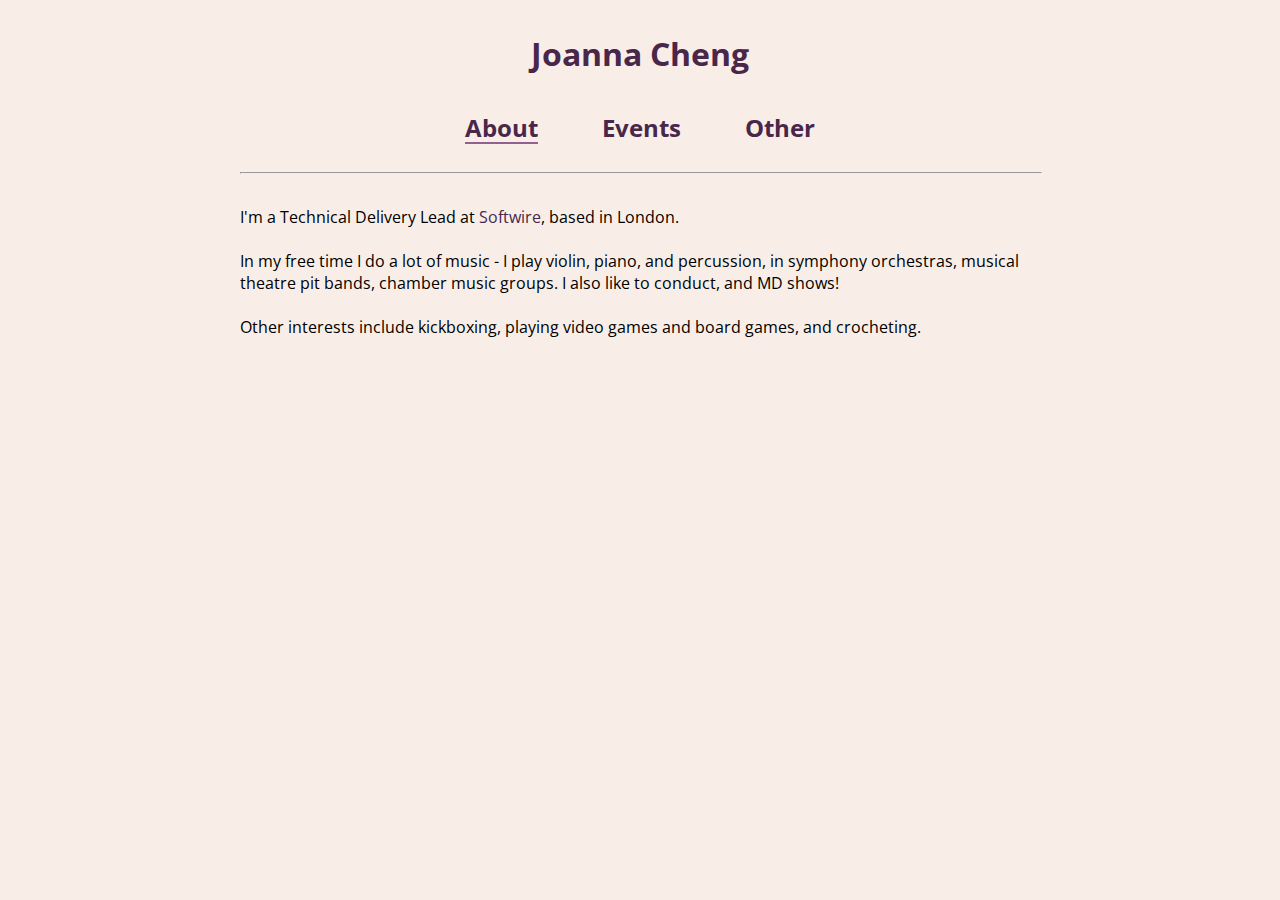
<file: index.html>
<!DOCTYPE html>
<html>
<head>
	<meta charset="UTF-8">
	<title>Joanna Cheng</title>
	<link rel="preconnect" href="https://fonts.googleapis.com">
    <link rel="preconnect" href="https://fonts.gstatic.com" crossorigin>
    <link href="https://fonts.googleapis.com/css2?family=Open+Sans:ital,wght@0,300..800;1,300..800&display=swap" rel="stylesheet">
	<link rel="stylesheet" type="text/css" href="style.css">
    <meta name="google-site-verification" content="gP3pQpDTuACEAtAtwccO8voP7RLIVfPlveAXb6QtEEg" />
	<meta name="viewport" content="width=device-width, initial-scale=1.0"></head>
<body>
    <h1>Joanna Cheng</h1>
    <div class="nav">
        <a href="index.html">
            <h2 class="selected">About</h2>
        </a>
        <a href="events.html">
            <h2>Events</h2>
        </a>
        <a href="other.html">
            <h2>Other</h2>
        </a>
    </div>
    <hr />

	<div>
        I'm a Technical Delivery Lead at <a href="https://www.softwire.com/softwire-team/joanna-cheng/">Softwire</a>, based in London.<br/><br/>
        In my free time I do a lot of music - I play violin, piano, and percussion, in symphony orchestras, musical theatre pit bands, chamber music groups. I also like to conduct, and MD shows!<br/><br/>
        Other interests include kickboxing, playing video games and board games, and crocheting. 
	</div>

</body>
</html>
</file>
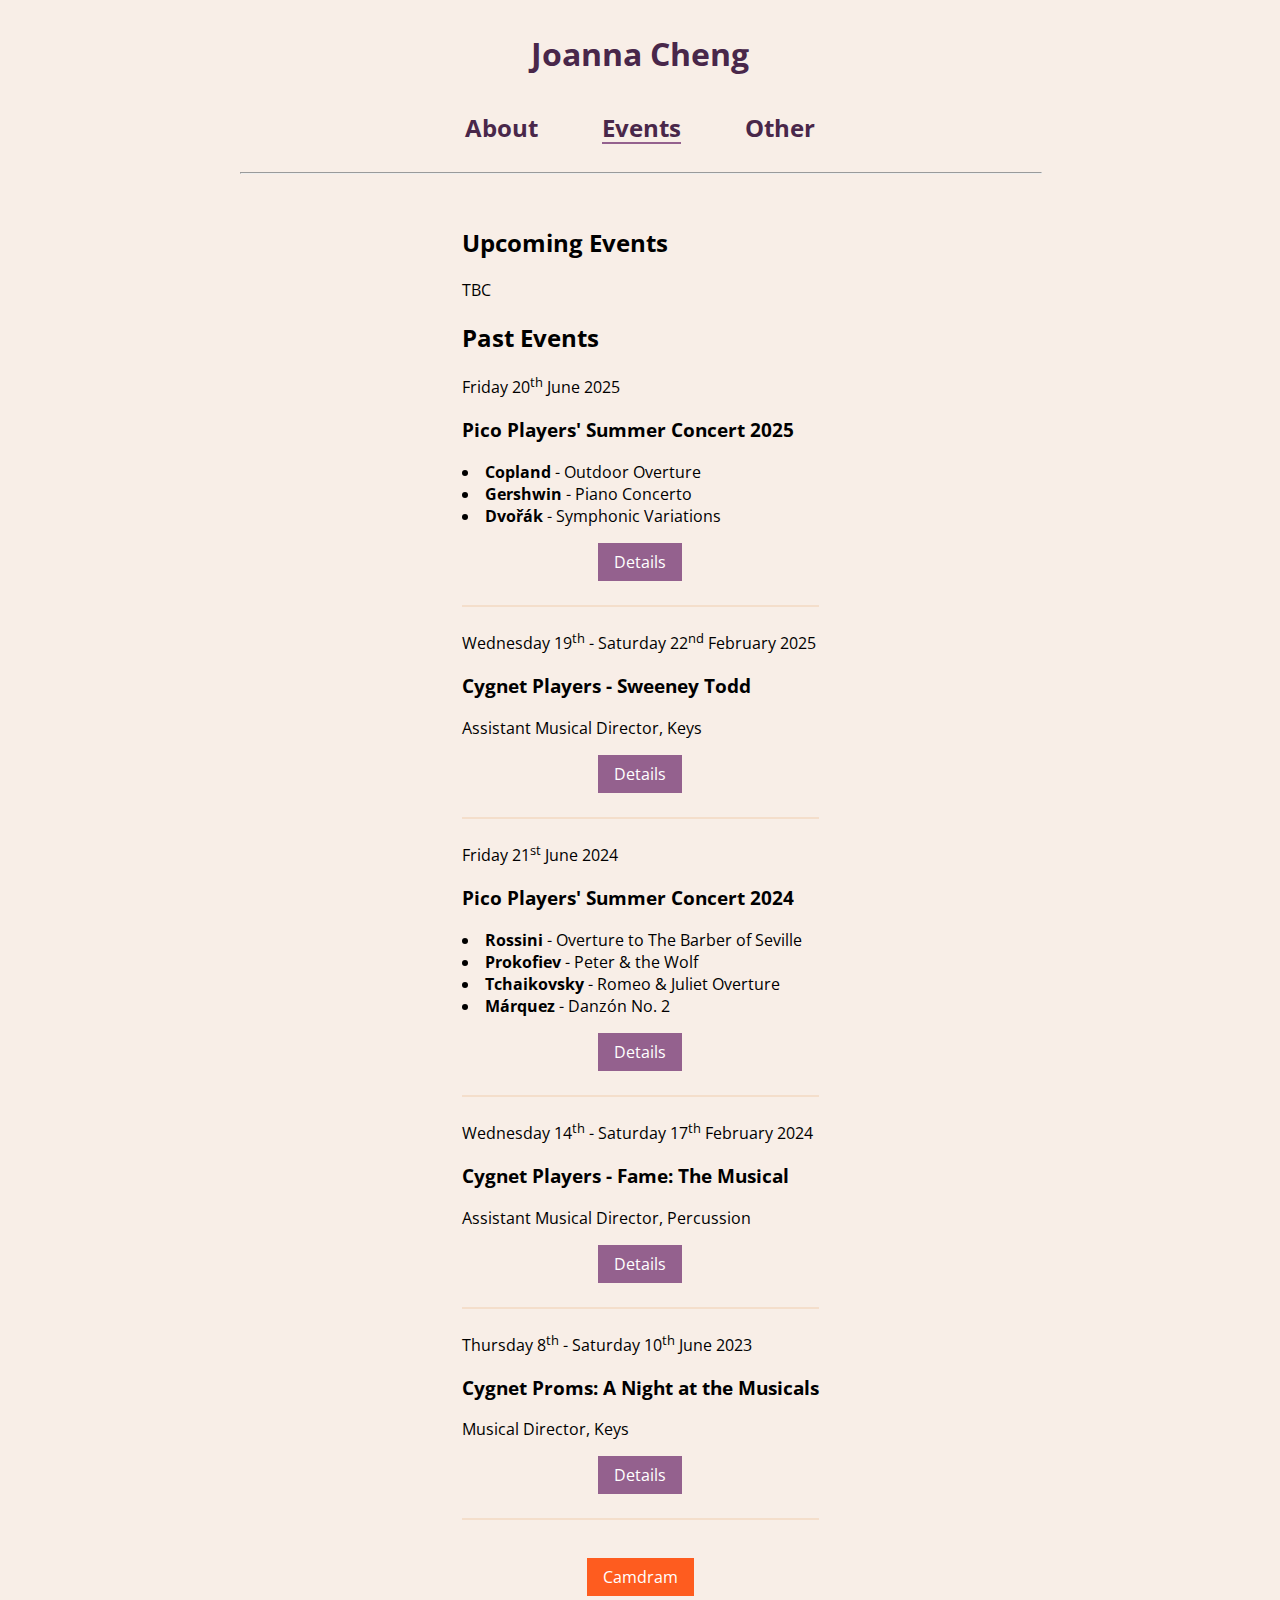
<file: events.html>
<!DOCTYPE html>
<html>
<head>
	<meta charset="UTF-8">
	<title>Joanna Cheng</title>
	<link rel="preconnect" href="https://fonts.googleapis.com">
    <link rel="preconnect" href="https://fonts.gstatic.com" crossorigin>
    <link href="https://fonts.googleapis.com/css2?family=Open+Sans:ital,wght@0,300..800;1,300..800&display=swap" rel="stylesheet">
	<link rel="stylesheet" type="text/css" href="style.css">
	<meta name="viewport" content="width=device-width, initial-scale=1.0"></head>
<body>
    <h1>Joanna Cheng</h1>
    <div class="nav">
        <a href="index.html">
            <h2>About</h2>
        </a>
        <a href="events.html">
            <h2 class="selected">Events</h2>
        </a>
        <a href="other.html">
            <h2>Other</h2>
        </a>
    </div>
    <hr />

	<div>
		<h2>Upcoming Events</h2>
		<p>TBC</p>
		<h2>Past Events</h2>
		<ul>
			<li class="event">
				Friday 20<sup>th</sup> June 2025<br/>
				<h3>Pico Players' Summer Concert 2025</h3>
				<ul>
					<li><b>Copland</b> - Outdoor Overture</li>
					<li><b>Gershwin</b> - Piano Concerto</li>
					<li><b>Dvořák</b> - Symphonic Variations</li>
				</ul>
				
				<a href="https://www.thepicoplayers.org/concerts/2025/06/20/summer" target="_blank">Details</a>
			</li>
			<br/>
			<li class="event">
				Wednesday 19<sup>th</sup> - Saturday 22<sup>nd</sup> February 2025<br/>
				<h3>Cygnet Players - Sweeney Todd</h3>
				<p>Assistant Musical Director, Keys</p>
				<a href="https://cygnetplayers.com/shows/sweeney-todd/" target="_blank">Details</a>
			</li>
			<br/>
			<li class="event">
				Friday 21<sup>st</sup> June 2024<br/>
				<h3>Pico Players' Summer Concert 2024</h3>
				<ul>
					<li><b>Rossini</b> - Overture to The Barber of Seville</li>
					<li><b>Prokofiev</b> - Peter & the Wolf</li>
					<li><b>Tchaikovsky</b> - Romeo & Juliet Overture</li>
					<li><b>Márquez</b> - Danzón No. 2</li>
				</ul>
				<a href="https://www.thepicoplayers.org/concerts/2024/6/21/summer-concert-2024" target="_blank">Details</a>
			</li>
			<br/>
			<li class="event">
				Wednesday 14<sup>th</sup> - Saturday 17<sup>th</sup> February 2024<br/>
				<h3>Cygnet Players - Fame: The Musical</h3>
				<p>Assistant Musical Director, Percussion</p>
				<a href="https://cygnetplayers.com/past-shows/fame-2024/" target="_blank">Details</a>
			</li>
			<br/>
			<li class="event">
				Thursday 8<sup>th</sup> - Saturday 10<sup>th</sup> June 2023<br/>
				<h3>Cygnet Proms: A Night at the Musicals</h3>
				<p>Musical Director, Keys</p>
				<a href="https://cygnetplayers.com/past-shows/proms/" target="_blank">Details</a>
			</li>
			<br/>
			<li class="event">
				<a href="https://www.camdram.net/people/joanna-cheng" style="background-color: #fe5c1f" target="_blank">Camdram</a>
			</li>
		</ul>
	</div>

</body>
</html>
</file>
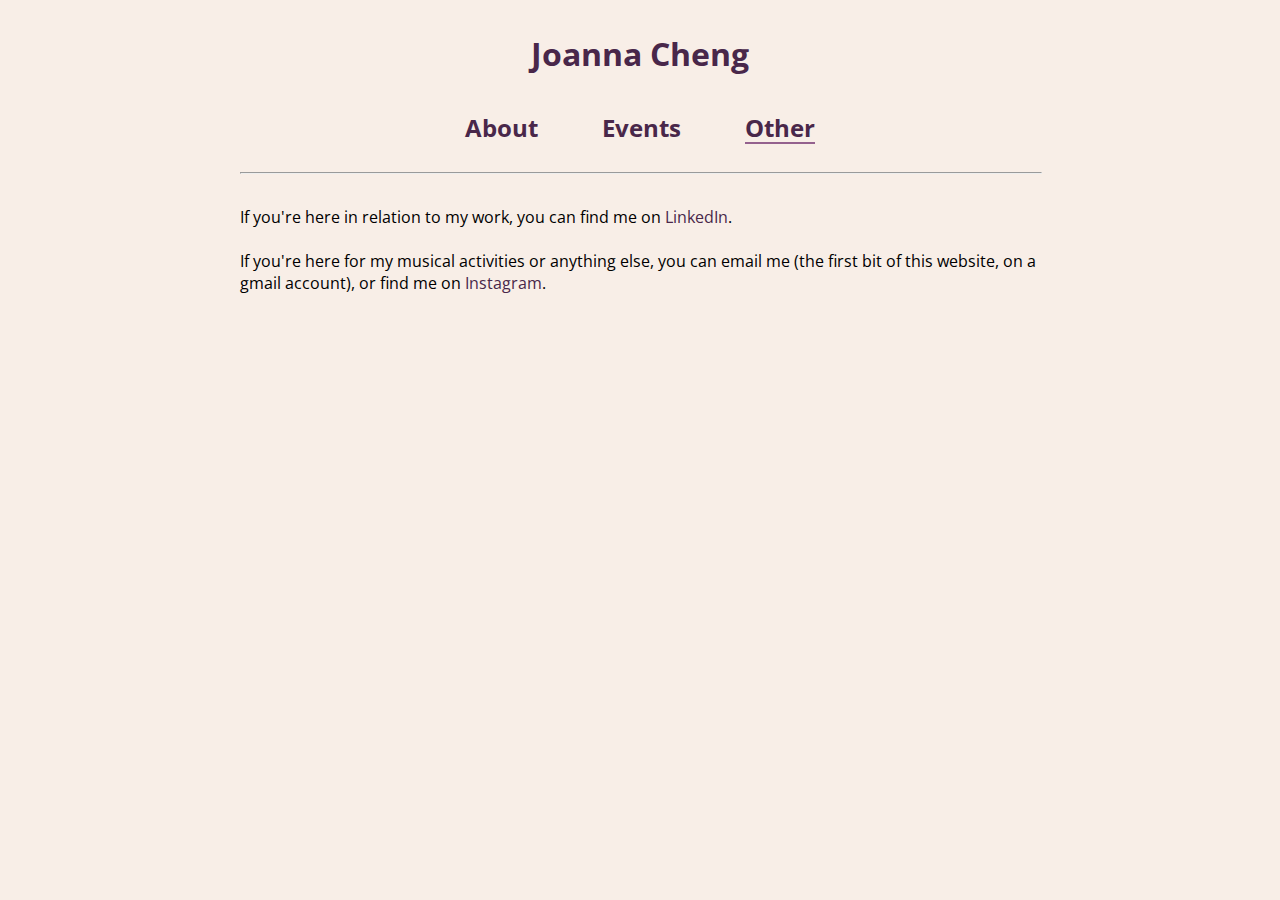
<file: other.html>
<!DOCTYPE html>
<html>
<head>
	<meta charset="UTF-8">
	<title>Joanna Cheng</title>
	<link rel="preconnect" href="https://fonts.googleapis.com">
    <link rel="preconnect" href="https://fonts.gstatic.com" crossorigin>
    <link href="https://fonts.googleapis.com/css2?family=Open+Sans:ital,wght@0,300..800;1,300..800&display=swap" rel="stylesheet">
	<link rel="stylesheet" type="text/css" href="style.css">
	<meta name="viewport" content="width=device-width, initial-scale=1.0"></head>
<body>
    <h1>Joanna Cheng</h1>
    <div class="nav">
        <a href="index.html">
            <h2>About</h2>
        </a>
        <a href="events.html">
            <h2>Events</h2>
        </a>
        <a href="other.html">
            <h2 class="selected">Other</h2>
        </a>
    </div>
    <hr />

	<div>
        If you're here in relation to my work, you can find me on <a href="https://www.linkedin.com/in/joanna-cheng-b8139818b" target="_blank">LinkedIn</a>.<br/><br/>
        If you're here for my musical activities or anything else, you can email me (the first bit of this website, on a gmail account), or find me on <a href="https://www.instagram.com/_joannacheng_/" target="_blank">Instagram</a>.
	</div>

</body>
</html>
</file>
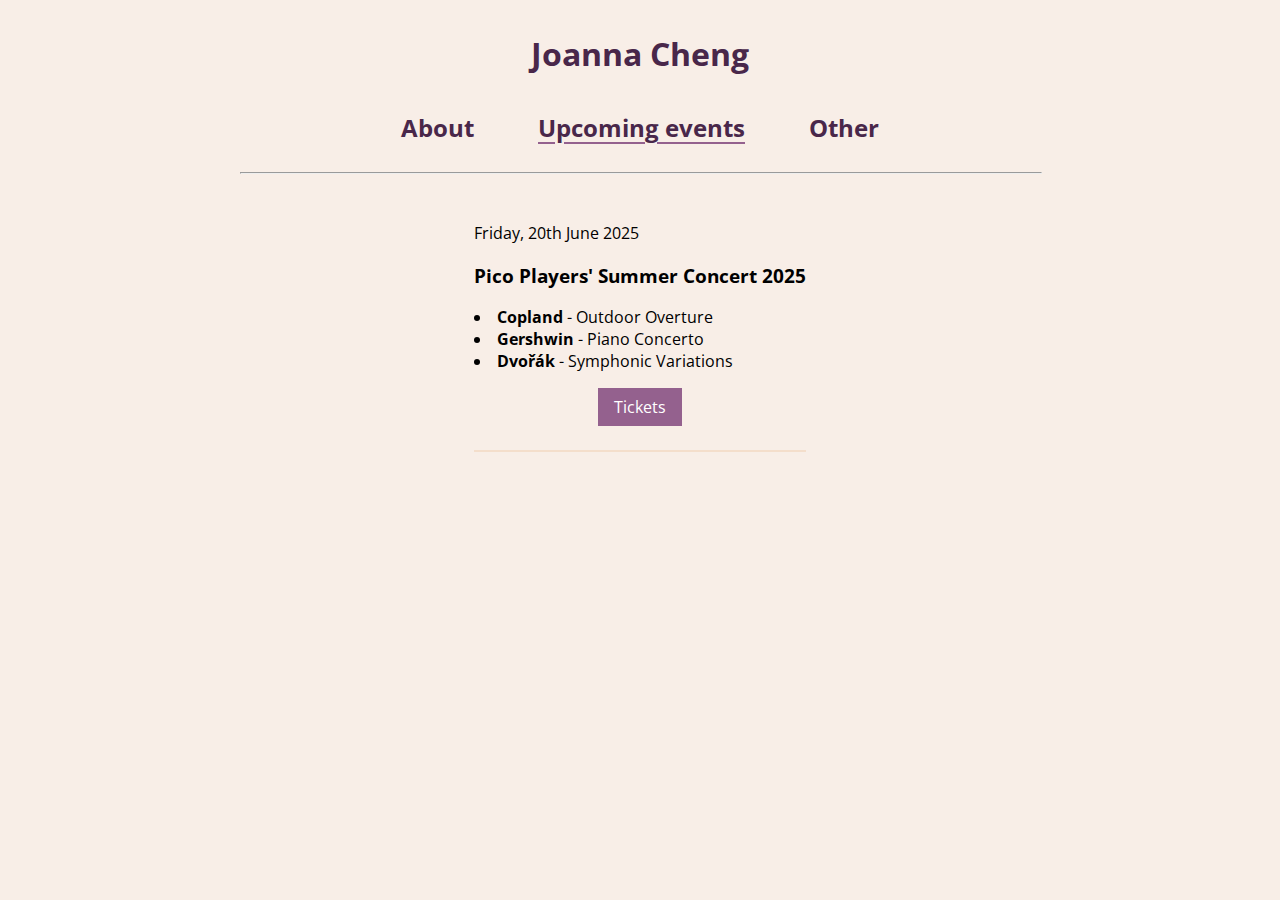
<file: upcoming.html>
<!DOCTYPE html>
<html>
<head>
	<meta charset="UTF-8">
	<title>Joanna Cheng</title>
	<link rel="preconnect" href="https://fonts.googleapis.com">
    <link rel="preconnect" href="https://fonts.gstatic.com" crossorigin>
    <link href="https://fonts.googleapis.com/css2?family=Open+Sans:ital,wght@0,300..800;1,300..800&display=swap" rel="stylesheet">
	<link rel="stylesheet" type="text/css" href="style.css">
	<meta name="viewport" content="width=device-width, initial-scale=1.0"></head>
<body>
    <h1>Joanna Cheng</h1>
    <div class="nav">
        <a href="index.html">
            <h2>About</h2>
        </a>
        <a href="upcoming.html">
            <h2 class="selected">Upcoming events</h2>
        </a>
        <a href="other.html">
            <h2>Other</h2>
        </a>
    </div>
    <hr />

	<div>
		<ul>
			<li class="event">
				Friday, 20th June 2025<br/>
				<h3>Pico Players' Summer Concert 2025</h3>
				<ul>
					<li><b>Copland</b> - Outdoor Overture</li>
					<li><b>Gershwin</b> - Piano Concerto</li>
					<li><b>Dvořák</b> - Symphonic Variations</li>
				</ul>
				
				<a href="https://www.tickettailor.com/events/thepicoplayers/1659632" target="_blank">Tickets</a>
			</li>
		</ul>
	</div>

</body>
</html>
</file>
<file: style.css>
:root {
  --purple: #49274a;
  --lilac: #94618e;
  --cream: #f8eee7;
  --sand: #f4decb;
}

body {
    background-color: #f8eee7;
    font-family: "Open Sans", sans-serif;
    max-width: 800px;
    margin: 0 auto;
    padding: 0 2em;

    display: flex;
    justify-content: center;
    align-items: center;
    flex-direction: column;


    a:link, a:visited {
      color: var(--purple);
      text-decoration: none;
    
      .selected {
        text-decoration: underline var(--lilac); 
        text-underline-offset: 0.2em;
      }
    }

    h1 {
      color: var(--purple);
      margin: 1em 0 0.5em;
    }
    
    hr {
      width: 100%;
      margin-bottom: 2em;
      color: var(--sand);
    }

    .nav {
      display: flex;
      justify-content: space-between;
      align-items: center;
      flex-wrap: wrap;
      gap: 4em;
    }

    @media screen and (max-width: 600px) {
      h2 {
        margin: 0.25em 0;
      }
      .nav {
          flex-direction: column;
          gap: 0.5em;
      }
    }
    
    ul {
      padding: 0;
    }
    .event {
      list-style: none;
      padding-bottom: 0.5em;
      border-bottom: 2px solid var(--sand);

      li {
        list-style: disc inside;
      }

      a {
        display: block;
        color: white;
        background-color: var(--lilac);
        padding: 0.5em 1em;
        margin: 1em auto;
        width: fit-content;
      }
    }
  }
</file>
